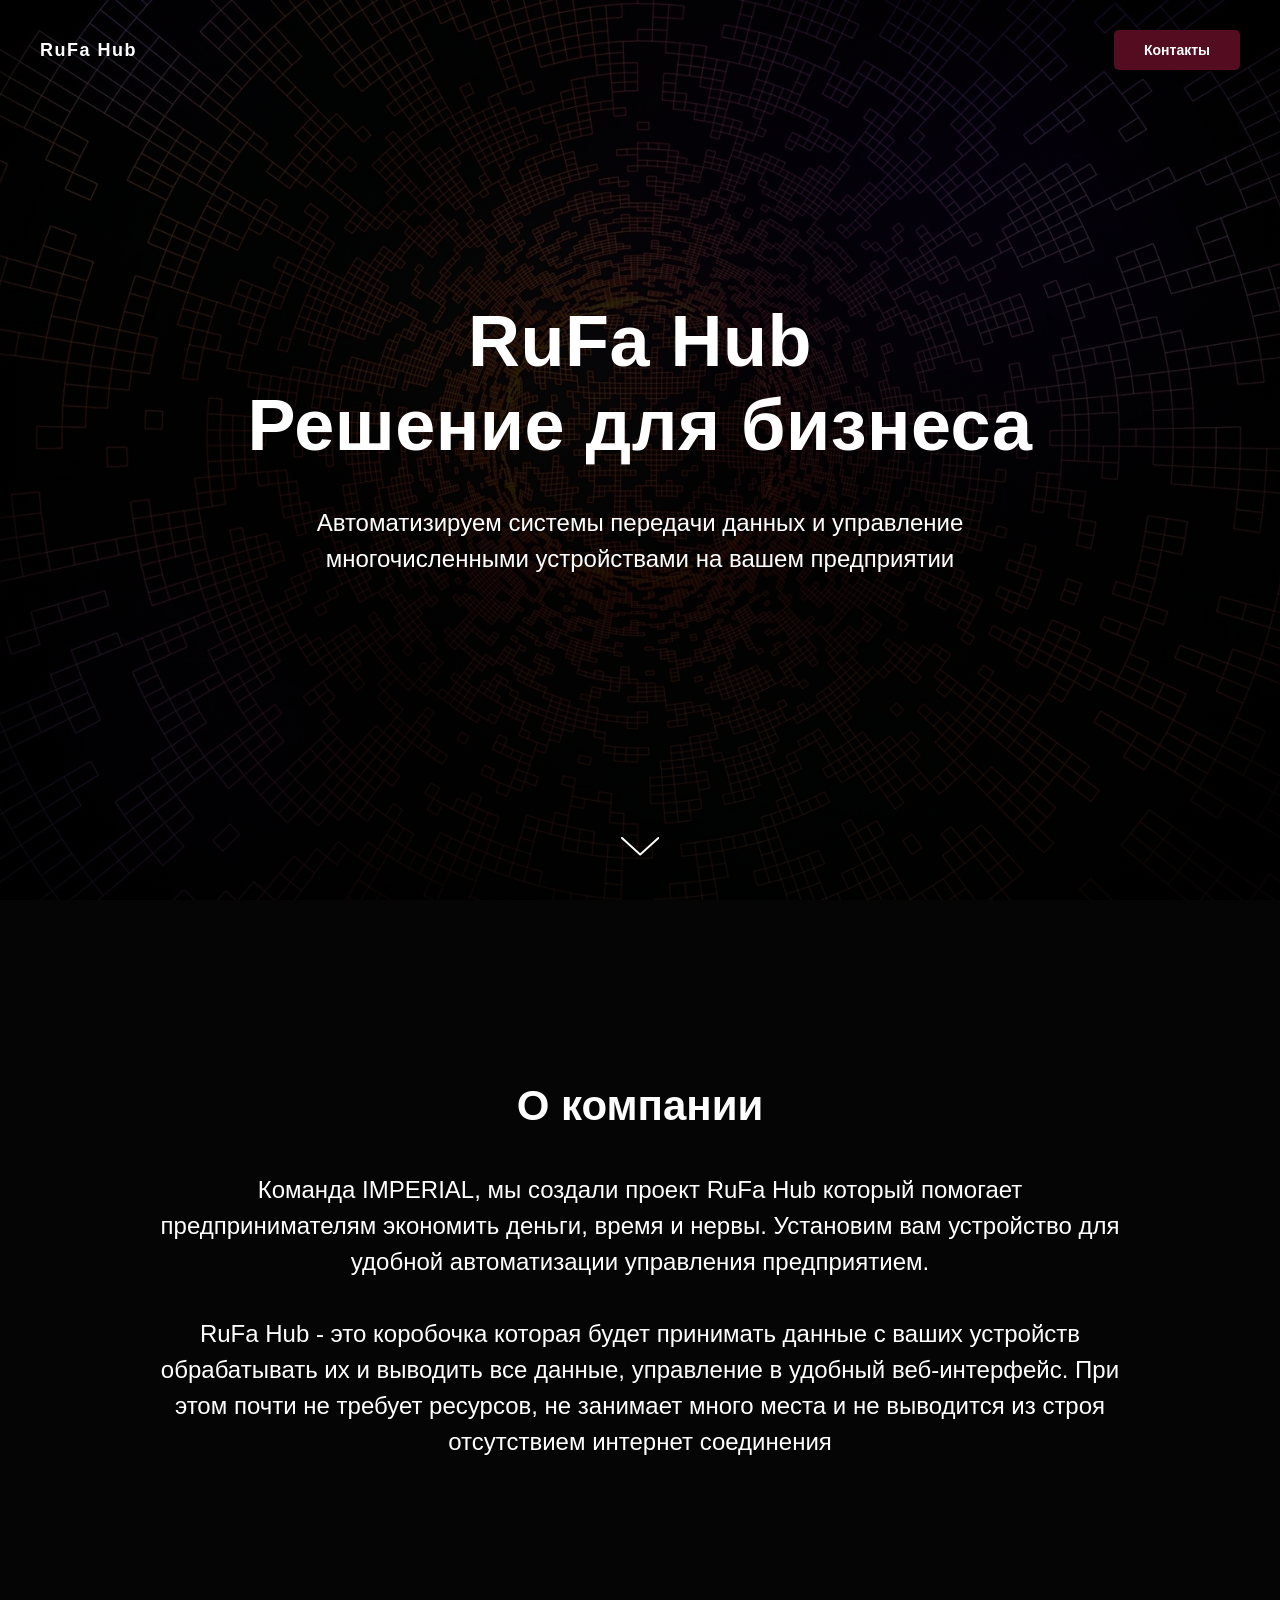
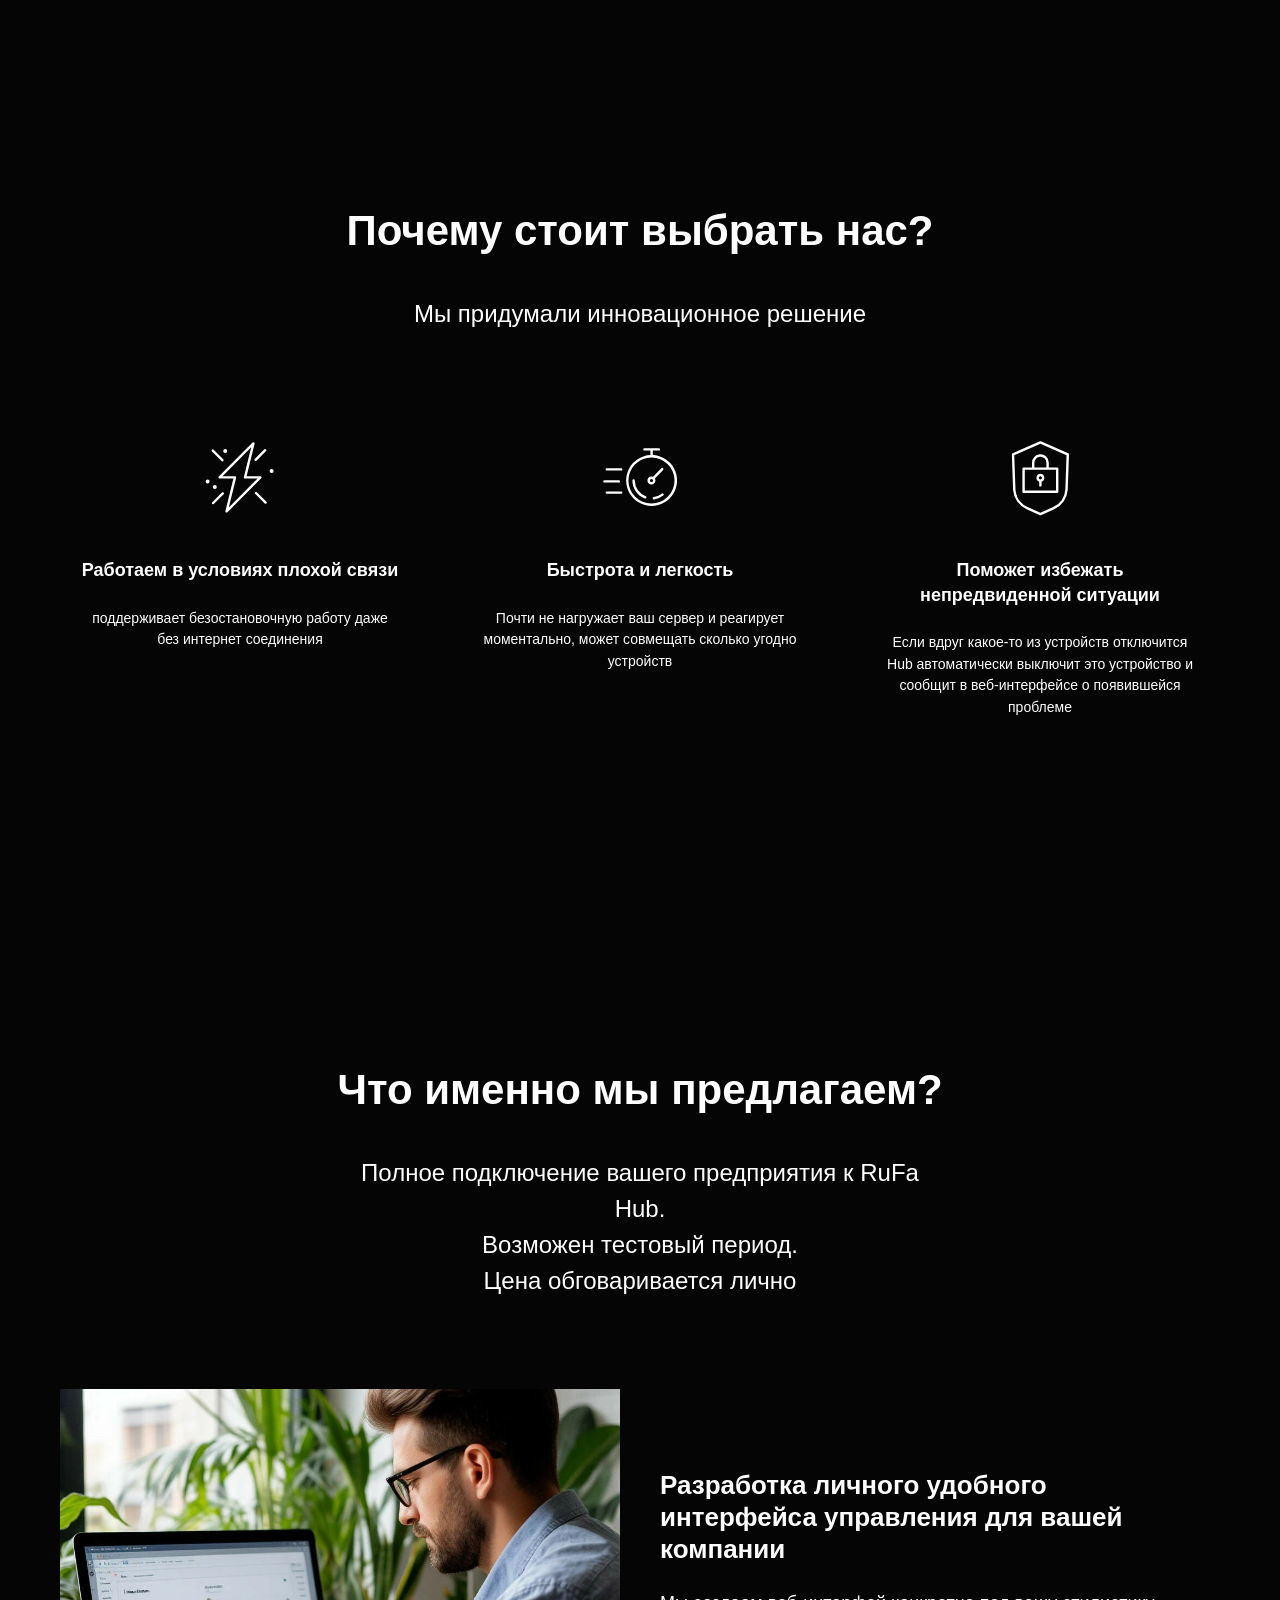
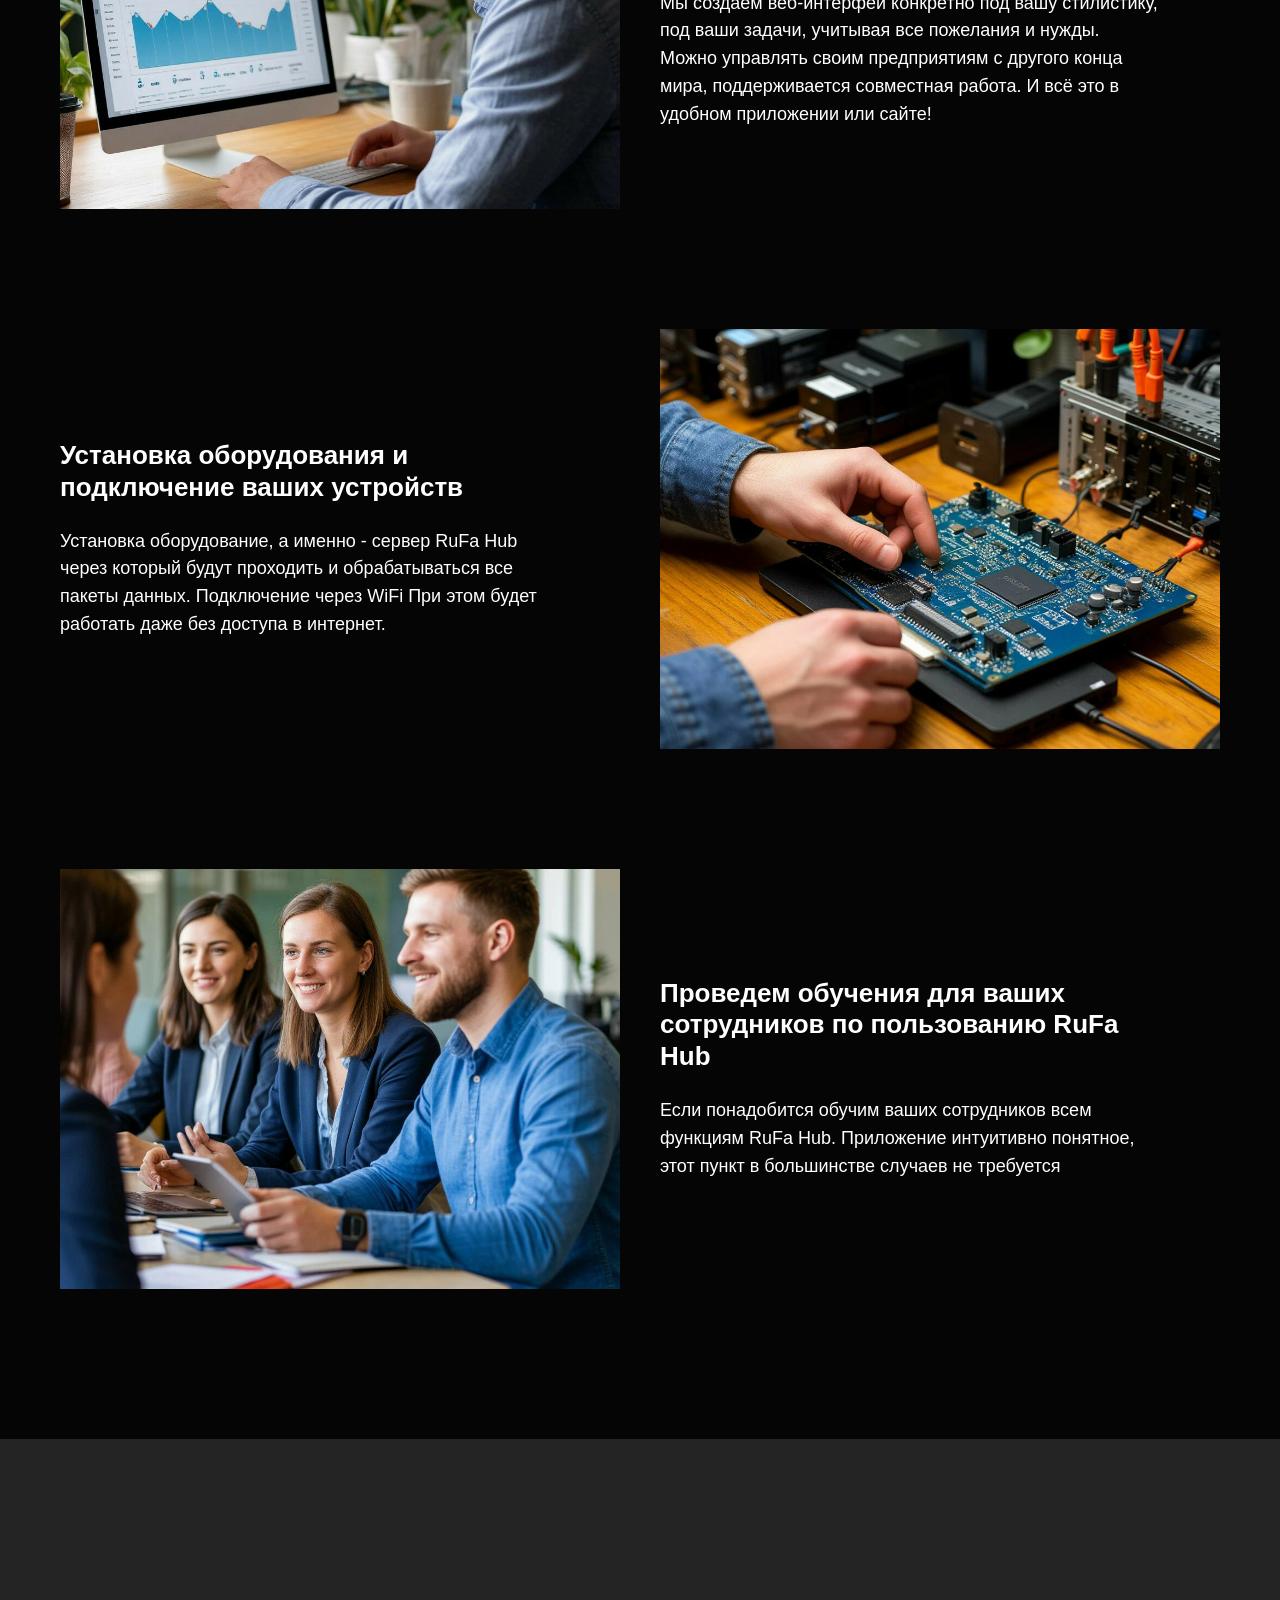
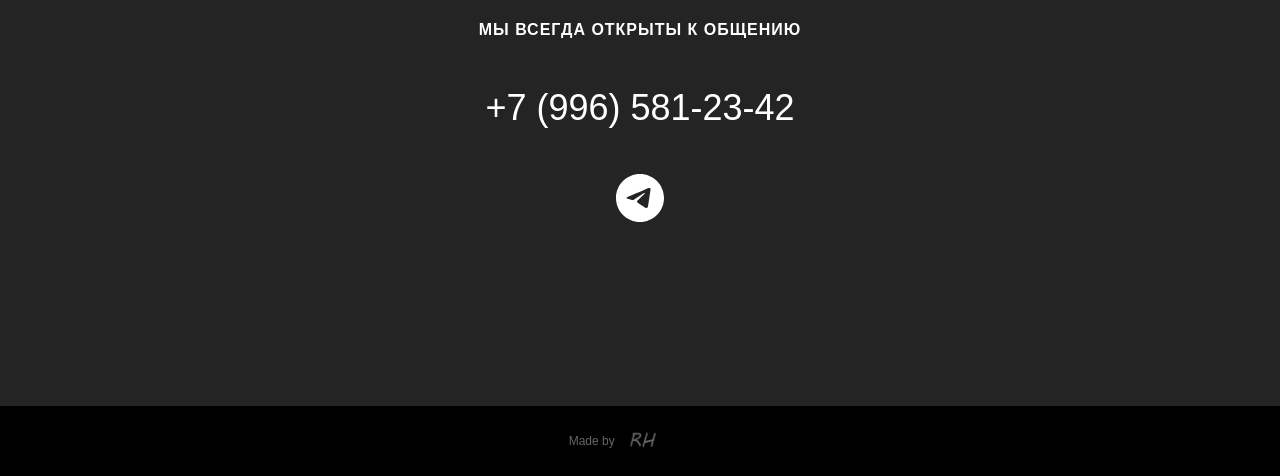
<file: index.html>
<!DOCTYPE html> <html> <head> <meta charset="utf-8" /> <meta http-equiv="Content-Type" content="text/html; charset=utf-8" /> <meta name="viewport" content="width=device-width, initial-scale=1.0" /> <!--metatextblock--> <title>RuFa Hub</title> <meta name="description" content="RuFa Hub" /> <meta property="og:url" content="http://dvrhjbfdklm.tilda.ws" /> <meta property="og:title" content="RuFa Hub" /> <meta property="og:description" content="Пример того, как можно рассказать о компании" /> <meta property="og:type" content="website" /> <meta property="og:image" content="images/tild3836-3633-4561-a666-643430313362__-__resize__504x__software-gb9ef25078_.jpg" /> <link rel="canonical" href="http://dvrhjbfdklm.tilda.ws"> <!--/metatextblock--> <meta name="format-detection" content="telephone=no" /> <meta http-equiv="x-dns-prefetch-control" content="on"> <link rel="dns-prefetch" href="https://ws.tildacdn.com">  <link rel="shortcut icon" href="images/tildafavicon.ico" type="image/x-icon" /> <!-- Assets --> <script src="https://neo.tildacdn.com/js/tilda-fallback-1.0.min.js" async charset="utf-8"></script> <link rel="stylesheet" href="css/tilda-grid-3.0.min.css" type="text/css" media="all" onerror="this.loaderr='y';"/> <link rel="stylesheet" href="css/tilda-blocks-page68066929.min.css?t=1746087575" type="text/css" media="all" onerror="this.loaderr='y';" /> <link rel="stylesheet" href="css/tilda-animation-2.0.min.css" type="text/css" media="all" onerror="this.loaderr='y';" /> <link rel="stylesheet" href="css/tilda-cover-1.0.min.css" type="text/css" media="all" onerror="this.loaderr='y';" /> <link rel="stylesheet" href="css/tilda-cards-1.0.min.css" type="text/css" media="all" onerror="this.loaderr='y';" /> <link rel="stylesheet" href="css/fonts-tildasans.css" type="text/css" media="all" onerror="this.loaderr='y';" /> <script nomodule src="js/tilda-polyfill-1.0.min.js" charset="utf-8"></script> <script type="text/javascript">function t_onReady(func) {if(document.readyState!='loading') {func();} else {document.addEventListener('DOMContentLoaded',func);}}
function t_onFuncLoad(funcName,okFunc,time) {if(typeof window[funcName]==='function') {okFunc();} else {setTimeout(function() {t_onFuncLoad(funcName,okFunc,time);},(time||100));}}function t_throttle(fn,threshhold,scope) {return function() {fn.apply(scope||this,arguments);};}</script> <script src="js/tilda-scripts-3.0.min.js" charset="utf-8" defer onerror="this.loaderr='y';"></script> <script src="js/tilda-blocks-page68066929.min.js?t=1746087575" charset="utf-8" async onerror="this.loaderr='y';"></script> <script src="js/lazyload-1.3.min.export.js" charset="utf-8" async onerror="this.loaderr='y';"></script> <script src="js/tilda-animation-2.0.min.js" charset="utf-8" async onerror="this.loaderr='y';"></script> <script src="js/tilda-menu-1.0.min.js" charset="utf-8" async onerror="this.loaderr='y';"></script> <script src="js/tilda-cover-1.0.min.js" charset="utf-8" async onerror="this.loaderr='y';"></script> <script src="js/tilda-cards-1.0.min.js" charset="utf-8" async onerror="this.loaderr='y';"></script> <script src="js/tilda-skiplink-1.0.min.js" charset="utf-8" async onerror="this.loaderr='y';"></script> <script src="js/tilda-events-1.0.min.js" charset="utf-8" async onerror="this.loaderr='y';"></script> <script type="text/javascript">window.dataLayer=window.dataLayer||[];</script> <script type="text/javascript">(function() {if((/bot|google|yandex|baidu|bing|msn|duckduckbot|teoma|slurp|crawler|spider|robot|crawling|facebook/i.test(navigator.userAgent))===false&&typeof(sessionStorage)!='undefined'&&sessionStorage.getItem('visited')!=='y'&&document.visibilityState){var style=document.createElement('style');style.type='text/css';style.innerHTML='@media screen and (min-width: 980px) {.t-records {opacity: 0;}.t-records_animated {-webkit-transition: opacity ease-in-out .2s;-moz-transition: opacity ease-in-out .2s;-o-transition: opacity ease-in-out .2s;transition: opacity ease-in-out .2s;}.t-records.t-records_visible {opacity: 1;}}';document.getElementsByTagName('head')[0].appendChild(style);function t_setvisRecs(){var alr=document.querySelectorAll('.t-records');Array.prototype.forEach.call(alr,function(el) {el.classList.add("t-records_animated");});setTimeout(function() {Array.prototype.forEach.call(alr,function(el) {el.classList.add("t-records_visible");});sessionStorage.setItem("visited","y");},400);}
document.addEventListener('DOMContentLoaded',t_setvisRecs);}})();</script></head> <body class="t-body" style="margin:0;"> <!--allrecords--> <div id="allrecords" data-tilda-export="yes" class="t-records" data-hook="blocks-collection-content-node" data-tilda-project-id="13129597" data-tilda-page-id="68066929" data-tilda-formskey="01997da2cccad32f312a5c9513129597" data-tilda-cookie="no" data-tilda-lazy="yes" data-tilda-root-zone="com"> <div id="rec998269716" class="r t-rec" style=" " data-animationappear="off" data-record-type="257"> <!-- T228 --> <div id="nav998269716marker"></div> <div class="tmenu-mobile"> <div class="tmenu-mobile__container"> <div class="tmenu-mobile__text t-name t-name_md" field="menu_mob_title">&nbsp;</div> <button type="button"
class="t-menuburger t-menuburger_first "
aria-label="Навигационное меню"
aria-expanded="false"> <span style="background-color:#fff;"></span> <span style="background-color:#fff;"></span> <span style="background-color:#fff;"></span> <span style="background-color:#fff;"></span> </button> <script>function t_menuburger_init(recid) {var rec=document.querySelector('#rec' + recid);if(!rec) return;var burger=rec.querySelector('.t-menuburger');if(!burger) return;var isSecondStyle=burger.classList.contains('t-menuburger_second');if(isSecondStyle&&!window.isMobile&&!('ontouchend' in document)) {burger.addEventListener('mouseenter',function() {if(burger.classList.contains('t-menuburger-opened')) return;burger.classList.remove('t-menuburger-unhovered');burger.classList.add('t-menuburger-hovered');});burger.addEventListener('mouseleave',function() {if(burger.classList.contains('t-menuburger-opened')) return;burger.classList.remove('t-menuburger-hovered');burger.classList.add('t-menuburger-unhovered');setTimeout(function() {burger.classList.remove('t-menuburger-unhovered');},300);});}
burger.addEventListener('click',function() {if(!burger.closest('.tmenu-mobile')&&!burger.closest('.t450__burger_container')&&!burger.closest('.t466__container')&&!burger.closest('.t204__burger')&&!burger.closest('.t199__js__menu-toggler')) {burger.classList.toggle('t-menuburger-opened');burger.classList.remove('t-menuburger-unhovered');}});var menu=rec.querySelector('[data-menu="yes"]');if(!menu) return;var menuLinks=menu.querySelectorAll('.t-menu__link-item');var submenuClassList=['t978__menu-link_hook','t978__tm-link','t966__tm-link','t794__tm-link','t-menusub__target-link'];Array.prototype.forEach.call(menuLinks,function(link) {link.addEventListener('click',function() {var isSubmenuHook=submenuClassList.some(function(submenuClass) {return link.classList.contains(submenuClass);});if(isSubmenuHook) return;burger.classList.remove('t-menuburger-opened');});});menu.addEventListener('clickedAnchorInTooltipMenu',function() {burger.classList.remove('t-menuburger-opened');});}
t_onReady(function() {t_onFuncLoad('t_menuburger_init',function(){t_menuburger_init('998269716');});});</script> <style>.t-menuburger{position:relative;flex-shrink:0;width:28px;height:20px;padding:0;border:none;background-color:transparent;outline:none;-webkit-transform:rotate(0deg);transform:rotate(0deg);transition:transform .5s ease-in-out;cursor:pointer;z-index:999;}.t-menuburger span{display:block;position:absolute;width:100%;opacity:1;left:0;-webkit-transform:rotate(0deg);transform:rotate(0deg);transition:.25s ease-in-out;height:3px;background-color:#000;}.t-menuburger span:nth-child(1){top:0px;}.t-menuburger span:nth-child(2),.t-menuburger span:nth-child(3){top:8px;}.t-menuburger span:nth-child(4){top:16px;}.t-menuburger__big{width:42px;height:32px;}.t-menuburger__big span{height:5px;}.t-menuburger__big span:nth-child(2),.t-menuburger__big span:nth-child(3){top:13px;}.t-menuburger__big span:nth-child(4){top:26px;}.t-menuburger__small{width:22px;height:14px;}.t-menuburger__small span{height:2px;}.t-menuburger__small span:nth-child(2),.t-menuburger__small span:nth-child(3){top:6px;}.t-menuburger__small span:nth-child(4){top:12px;}.t-menuburger-opened span:nth-child(1){top:8px;width:0%;left:50%;}.t-menuburger-opened span:nth-child(2){-webkit-transform:rotate(45deg);transform:rotate(45deg);}.t-menuburger-opened span:nth-child(3){-webkit-transform:rotate(-45deg);transform:rotate(-45deg);}.t-menuburger-opened span:nth-child(4){top:8px;width:0%;left:50%;}.t-menuburger-opened.t-menuburger__big span:nth-child(1){top:6px;}.t-menuburger-opened.t-menuburger__big span:nth-child(4){top:18px;}.t-menuburger-opened.t-menuburger__small span:nth-child(1),.t-menuburger-opened.t-menuburger__small span:nth-child(4){top:6px;}@media (hover),(min-width:0\0){.t-menuburger_first:hover span:nth-child(1){transform:translateY(1px);}.t-menuburger_first:hover span:nth-child(4){transform:translateY(-1px);}.t-menuburger_first.t-menuburger__big:hover span:nth-child(1){transform:translateY(3px);}.t-menuburger_first.t-menuburger__big:hover span:nth-child(4){transform:translateY(-3px);}}.t-menuburger_second span:nth-child(2),.t-menuburger_second span:nth-child(3){width:80%;left:20%;right:0;}@media (hover),(min-width:0\0){.t-menuburger_second.t-menuburger-hovered span:nth-child(2),.t-menuburger_second.t-menuburger-hovered span:nth-child(3){animation:t-menuburger-anim 0.3s ease-out normal forwards;}.t-menuburger_second.t-menuburger-unhovered span:nth-child(2),.t-menuburger_second.t-menuburger-unhovered span:nth-child(3){animation:t-menuburger-anim2 0.3s ease-out normal forwards;}}.t-menuburger_second.t-menuburger-opened span:nth-child(2),.t-menuburger_second.t-menuburger-opened span:nth-child(3){left:0;right:0;width:100%!important;}.t-menuburger_third span:nth-child(4){width:70%;left:unset;right:0;}@media (hover),(min-width:0\0){.t-menuburger_third:not(.t-menuburger-opened):hover span:nth-child(4){width:100%;}}.t-menuburger_third.t-menuburger-opened span:nth-child(4){width:0!important;right:50%;}.t-menuburger_fourth{height:12px;}.t-menuburger_fourth.t-menuburger__small{height:8px;}.t-menuburger_fourth.t-menuburger__big{height:18px;}.t-menuburger_fourth span:nth-child(2),.t-menuburger_fourth span:nth-child(3){top:4px;opacity:0;}.t-menuburger_fourth span:nth-child(4){top:8px;}.t-menuburger_fourth.t-menuburger__small span:nth-child(2),.t-menuburger_fourth.t-menuburger__small span:nth-child(3){top:3px;}.t-menuburger_fourth.t-menuburger__small span:nth-child(4){top:6px;}.t-menuburger_fourth.t-menuburger__small span:nth-child(2),.t-menuburger_fourth.t-menuburger__small span:nth-child(3){top:3px;}.t-menuburger_fourth.t-menuburger__small span:nth-child(4){top:6px;}.t-menuburger_fourth.t-menuburger__big span:nth-child(2),.t-menuburger_fourth.t-menuburger__big span:nth-child(3){top:6px;}.t-menuburger_fourth.t-menuburger__big span:nth-child(4){top:12px;}@media (hover),(min-width:0\0){.t-menuburger_fourth:not(.t-menuburger-opened):hover span:nth-child(1){transform:translateY(1px);}.t-menuburger_fourth:not(.t-menuburger-opened):hover span:nth-child(4){transform:translateY(-1px);}.t-menuburger_fourth.t-menuburger__big:not(.t-menuburger-opened):hover span:nth-child(1){transform:translateY(3px);}.t-menuburger_fourth.t-menuburger__big:not(.t-menuburger-opened):hover span:nth-child(4){transform:translateY(-3px);}}.t-menuburger_fourth.t-menuburger-opened span:nth-child(1),.t-menuburger_fourth.t-menuburger-opened span:nth-child(4){top:4px;}.t-menuburger_fourth.t-menuburger-opened span:nth-child(2),.t-menuburger_fourth.t-menuburger-opened span:nth-child(3){opacity:1;}@keyframes t-menuburger-anim{0%{width:80%;left:20%;right:0;}50%{width:100%;left:0;right:0;}100%{width:80%;left:0;right:20%;}}@keyframes t-menuburger-anim2{0%{width:80%;left:0;}50%{width:100%;right:0;left:0;}100%{width:80%;left:20%;right:0;}}</style> </div> </div> <style>.tmenu-mobile{background-color:#111;display:none;width:100%;top:0;z-index:990;}.tmenu-mobile_positionfixed{position:fixed;}.tmenu-mobile__text{color:#fff;}.tmenu-mobile__container{min-height:64px;padding:20px;position:relative;box-sizing:border-box;display:-webkit-flex;display:-ms-flexbox;display:flex;-webkit-align-items:center;-ms-flex-align:center;align-items:center;-webkit-justify-content:space-between;-ms-flex-pack:justify;justify-content:space-between;}.tmenu-mobile__list{display:block;}.tmenu-mobile__burgerlogo{display:inline-block;font-size:24px;font-weight:400;white-space:nowrap;vertical-align:middle;}.tmenu-mobile__imglogo{height:auto;display:block;max-width:300px!important;box-sizing:border-box;padding:0;margin:0 auto;}@media screen and (max-width:980px){.tmenu-mobile__menucontent_hidden{display:none;height:100%;}.tmenu-mobile{display:block;}}@media screen and (max-width:980px){#rec998269716 .t-menuburger{-webkit-order:1;-ms-flex-order:1;order:1;}}</style> <style> #rec998269716 .tmenu-mobile__burgerlogo a{font-size:18px;color:#ffffff;font-weight:700;letter-spacing:1.5px;}</style> <style> #rec998269716 .tmenu-mobile__burgerlogo__title{font-size:18px;color:#ffffff;font-weight:700;letter-spacing:1.5px;}</style> <div id="nav998269716" class="t228 t228__positionabsolute tmenu-mobile__menucontent_hidden" style="background-color: rgba(0,0,0,0.0); height:100px; " data-bgcolor-hex="#000000" data-bgcolor-rgba="rgba(0,0,0,0.0)" data-navmarker="nav998269716marker" data-appearoffset="" data-bgopacity-two="" data-menushadow="" data-menushadow-css="" data-bgopacity="0.0" data-menu-items-align="right" data-menu="yes"> <div class="t228__maincontainer " style="height:100px;"> <div class="t228__padding40px"></div> <div class="t228__leftside"> <div class="t228__leftcontainer"> <div class="t228__logo t-title" field="title">RuFa Hub</div> </div> </div> <div class="t228__centerside t228__menualign_right"> </div> <div class="t228__rightside"> <div class="t228__rightcontainer"> <div class="t228__right_buttons"> <div class="t228__right_buttons_wrap"> <div class="t228__right_buttons_but"> <a href="#rec998269761" target="" class="t-btn t-btn_md " style="color:#ffffff;background-color:#540d20;border-radius:5px; -moz-border-radius:5px; -webkit-border-radius:5px;" data-buttonfieldset="button">
Контакты
</a> </div> </div> </div> </div> </div> <div class="t228__padding40px"></div> </div> </div> <style>@media screen and (max-width:980px){#rec998269716 .t228{position:static;}}</style> <script>window.addEventListener('resize',t_throttle(function() {t_onFuncLoad('t_menu__setBGcolor',function() {t_menu__setBGcolor('998269716','.t228');});}));t_onReady(function() {t_onFuncLoad('t_menu__highlightActiveLinks',function() {t_menu__highlightActiveLinks('.t228__list_item a');});t_onFuncLoad('t228__init',function() {t228__init('998269716');});t_onFuncLoad('t_menu__setBGcolor',function() {t_menu__setBGcolor('998269716','.t228');});t_onFuncLoad('t_menu__interactFromKeyboard',function() {t_menu__interactFromKeyboard('998269716');});t_onFuncLoad('t_menu__createMobileMenu',function() {t_menu__createMobileMenu('998269716','.t228');});});</script> <!--[if IE 8]> <style>#rec998269716 .t228{filter:progid:DXImageTransform.Microsoft.gradient(startColorStr='#D9000000',endColorstr='#D9000000');}</style> <![endif]--> <style>@media (hover:hover),(min-width:0\0) {#rec998269716 .t-btn:not(.t-animate_no-hover):hover {color:#ff4c7c !important;background-color:#ffffff !important;}#rec998269716 .t-btn:not(.t-animate_no-hover):focus-visible {color:#ff4c7c !important;background-color:#ffffff !important;}#rec998269716 .t-btn:not(.t-animate_no-hover) {transition-property:background-color,color,border-color,box-shadow;transition-duration:0.2s;transition-timing-function:ease-in-out;}#rec998269716 .t-btntext:not(.t-animate_no-hover):hover {color:#ff4c7c !important;}#rec998269716 .t-btntext:not(.t-animate_no-hover):focus-visible {color:#ff4c7c !important;}}</style> <style>#rec998269716 .t-menu__link-item{}@supports (overflow:-webkit-marquee) and (justify-content:inherit){#rec998269716 .t-menu__link-item,#rec998269716 .t-menu__link-item.t-active{opacity:1 !important;}}</style> <style> #rec998269716 .t228__leftcontainer a{font-size:18px;color:#ffffff;font-weight:700;letter-spacing:1.5px;}#rec998269716 a.t-menu__link-item{color:#ffffff;font-weight:600;}#rec998269716 .t228__right_langs_lang a{color:#ffffff;font-weight:600;}</style> <style> #rec998269716 .t228__logo{font-size:18px;color:#ffffff;font-weight:700;letter-spacing:1.5px;}</style> </div> <div id="rec998269721" class="r t-rec" style=" " data-animationappear="off" data-record-type="18"> <!-- cover --> <div class="t-cover" id="recorddiv998269721"bgimgfield="img"style="height:100vh;background-image:url('images/tild3836-3633-4561-a666-643430313362__-__resize__20x__software-gb9ef25078_.jpg');"> <div class="t-cover__carrier" id="coverCarry998269721"data-content-cover-id="998269721"data-content-cover-bg="images/tild3836-3633-4561-a666-643430313362__software-gb9ef25078_.jpg"data-display-changed="true"data-content-cover-height="100vh"data-content-cover-parallax=""data-content-use-image-for-mobile-cover=""style="height:100vh;background-attachment:scroll; background-position:center bottom;"itemscope itemtype="http://schema.org/ImageObject"><meta itemprop="image" content="images/tild3836-3633-4561-a666-643430313362__software-gb9ef25078_.jpg"></div> <div class="t-cover__filter" style="height:100vh;background-image: -moz-linear-gradient(top, rgba(0,0,0,0.80), rgba(0,0,0,0.90));background-image: -webkit-linear-gradient(top, rgba(0,0,0,0.80), rgba(0,0,0,0.90));background-image: -o-linear-gradient(top, rgba(0,0,0,0.80), rgba(0,0,0,0.90));background-image: -ms-linear-gradient(top, rgba(0,0,0,0.80), rgba(0,0,0,0.90));background-image: linear-gradient(top, rgba(0,0,0,0.80), rgba(0,0,0,0.90));filter: progid:DXImageTransform.Microsoft.gradient(startColorStr='#33000000', endColorstr='#19000000');"></div> <div class="t-container"> <div class="t-col t-col_12 "> <div class="t-cover__wrapper t-valign_middle" style="height:100vh;"> <div class="t001 t-align_center"> <div class="t001__wrapper" data-hook-content="covercontent"> <div class="t001__title t-title t-title_xl t-animate" data-animate-style="fadeinup" data-animate-group="yes" field="title">RuFa Hub<br />Решение для бизнеса</div> <div class="t001__descr t-descr t-descr_xl t001__descr_center t-animate" data-animate-style="fadeinup" data-animate-group="yes" field="descr">Автоматизируем системы передачи данных и управление многочисленными устройствами на вашем предприятии</div> <span class="space"></span> </div> </div> </div> </div> </div> <!-- arrow --> <div class="t-cover__arrow"><div class="t-cover__arrow-wrapper t-cover__arrow-wrapper_animated"><div class="t-cover__arrow_mobile"><svg role="presentation" class="t-cover__arrow-svg" style="fill:#ffffff;" x="0px" y="0px" width="38.417px" height="18.592px" viewBox="0 0 38.417 18.592" style="enable-background:new 0 0 38.417 18.592;"><g><path d="M19.208,18.592c-0.241,0-0.483-0.087-0.673-0.261L0.327,1.74c-0.408-0.372-0.438-1.004-0.066-1.413c0.372-0.409,1.004-0.439,1.413-0.066L19.208,16.24L36.743,0.261c0.411-0.372,1.042-0.342,1.413,0.066c0.372,0.408,0.343,1.041-0.065,1.413L19.881,18.332C19.691,18.505,19.449,18.592,19.208,18.592z"/></g></svg></div></div></div> <!-- arrow --> </div> <style> #rec998269721 .t001__uptitle{text-transform:uppercase;}#rec998269721 .t001__descr{opacity:1;}</style> </div> <div id="rec998269731" class="r t-rec t-rec_pt_180 t-rec_pb_180" style="padding-top:180px;padding-bottom:180px;background-color:#060505; " data-record-type="467" data-bg-color="#060505"> <!-- T467 --> <div class="t467"> <div class="t-container t-align_center"> <div class="t-col t-col_10 t-prefix_1"> <div class="t467__title t-title t-title_lg t-margin_auto" field="title">О компании</div> <div class="t467__descr t-descr t-descr_xl t-margin_auto" field="descr">Команда IMPERIAL, мы создали проект RuFa Hub который помогает предпринимателям экономить деньги, время и нервы. Установим вам устройство для удобной автоматизации управления предприятием.<br /><br />RuFa Hub - это коробочка которая будет принимать данные с ваших устройств обрабатывать их и выводить все данные, управление в удобный веб-интерфейс. При этом почти не требует ресурсов, не занимает много места и не выводится из строя отсутствием интернет соединения</div> </div> </div> </div> <style> #rec998269731 .t467__title{color:#ffffff;}@media screen and (min-width:900px){#rec998269731 .t467__title{font-size:42px;}}#rec998269731 .t467__descr{color:#ffffff;}</style> </div> <div id="rec998269736" class="r t-rec t-rec_pt_165 t-rec_pb_195" style="padding-top:165px;padding-bottom:195px;background-color:#060505; " data-record-type="490" data-bg-color="#060505"> <!-- t490 --> <div class="t490"> <div class="t-section__container t-container t-container_flex"> <div class="t-col t-col_12 "> <div
class="t-section__title t-title t-title_xs t-align_center t-margin_auto"
field="btitle">
Почему стоит выбрать нас?
</div> <div
class="t-section__descr t-descr t-descr_xl t-align_center t-margin_auto"
field="bdescr">
Мы придумали инновационное решение
</div> </div> </div> <style>.t-section__descr {max-width:560px;}#rec998269736 .t-section__title {margin-bottom:40px;}#rec998269736 .t-section__descr {margin-bottom:105px;}@media screen and (max-width:960px) {#rec998269736 .t-section__title {margin-bottom:20px;}#rec998269736 .t-section__descr {margin-bottom:45px;}}</style> <style> #rec998269736 .t-section__title{color:#ffffff;}#rec998269736 .t-section__descr{color:#ffffff;}</style> <div
class="t490__container t-container_flex t-card__container t-container"> <div class="t-card__col t-card__col_withoutbtn t490__col t-col t-col_4 t-align_center t-item"> <img class="t490__img t-img"
src="images/lib__icons__tilda__-__paint__ffffff--1-0-100__lightning_effective.svg"
imgfield="li_img__1476968690512"
style="width:80px;"
alt=""> <div class="t490__wrappercenter"> <div class="t-card__title t-name t-name_sm" field="li_title__1476968690512">
Работаем в условиях плохой связи
</div> <div class="t-card__descr t-descr t-descr_xxs" field="li_descr__1476968690512">
поддерживает безостановочную работу даже без интернет соединения
</div> <style> #rec998269736 .t-card__title{color:#ffffff;}#rec998269736 .t-card__descr{color:#ffffff;}</style> </div> </div> <div class="t-card__col t-card__col_withoutbtn t490__col t-col t-col_4 t-align_center t-item"> <img class="t490__img t-img"
src="images/lib__icons__tilda__-__paint__ffffff--1-0-100__speed_time_fast.svg"
imgfield="li_img__1476968700508"
style="width:80px;"
alt=""> <div class="t490__wrappercenter"> <div class="t-card__title t-name t-name_sm" field="li_title__1476968700508">
Быстрота и легкость
</div> <div class="t-card__descr t-descr t-descr_xxs" field="li_descr__1476968700508">
Почти не нагружает ваш сервер и реагирует моментально, может совмещать сколько угодно устройств
</div> <style> #rec998269736 .t-card__title{color:#ffffff;}#rec998269736 .t-card__descr{color:#ffffff;}</style> </div> </div> <div class="t-card__col t-card__col_withoutbtn t490__col t-col t-col_4 t-align_center t-item"> <img class="t490__img t-img"
src="images/lib__icons__tilda__-__paint__ffffff--1-0-100__safe_safety.svg"
imgfield="li_img__1476968722790"
style="width:80px;"
alt=""> <div class="t490__wrappercenter"> <div class="t-card__title t-name t-name_sm" field="li_title__1476968722790">
Поможет избежать непредвиденной ситуации
</div> <div class="t-card__descr t-descr t-descr_xxs" field="li_descr__1476968722790">
Если вдруг какое-то из устройств отключится  Hub автоматически выключит это устройство и сообщит в веб-интерфейсе о появившейся проблеме
</div> <style> #rec998269736 .t-card__title{color:#ffffff;}#rec998269736 .t-card__descr{color:#ffffff;}</style> </div> </div> </div> </div> <script>t_onReady(function() {t_onFuncLoad('t490_init',function() {t490_init('998269736');});});</script> </div> <div id="rec998269746" class="r t-rec t-rec_pt_150 t-rec_pb_150" style="padding-top:150px;padding-bottom:150px;background-color:#060505; " data-animationappear="off" data-record-type="843" data-bg-color="#060505"> <!-- t843 --> <div class="t843"> <div class="t-section__container t-container t-container_flex"> <div class="t-col t-col_12 "> <div
class="t-section__title t-title t-title_xs t-align_center t-margin_auto"
field="btitle">
Что именно мы предлагаем?
</div> <div
class="t-section__descr t-descr t-descr_xl t-align_center t-margin_auto"
field="bdescr">
Полное подключение вашего предприятия к RuFa Hub.<br />Возможен тестовый период.<br />Цена обговаривается лично
</div> </div> </div> <style>.t-section__descr {max-width:560px;}#rec998269746 .t-section__title {margin-bottom:40px;}#rec998269746 .t-section__descr {margin-bottom:90px;}@media screen and (max-width:960px) {#rec998269746 .t-section__title {margin-bottom:20px;}#rec998269746 .t-section__descr {margin-bottom:45px;}}</style> <style> #rec998269746 .t-section__title{color:#ffffff;}#rec998269746 .t-section__descr{color:#ffffff;}</style> <div class="t-card__container t-container"> <div class="t843__colwrapper t-col t-col_12 "> <div class="t-item"> <div class="t843__col t-col t-col_6 t843__mobileimg"> <div class="t843__blockimg t-bgimg"
bgimgfield="li_img__1679642164930" data-original="images/tild3739-3862-4638-b265-363532363031__56634e2c266411f0be91.jpg" data-image-width="600" data-image-height="450"
style="background-image:url('images/tild3739-3862-4638-b265-363532363031__-__resizeb__20x__56634e2c266411f0be91.jpg');"
itemscope itemtype="http://schema.org/ImageObject"> <meta itemprop="image" content="images/tild3739-3862-4638-b265-363532363031__56634e2c266411f0be91.jpg"> </div> </div> <div class="t843__col t-col t-col_6 t843__leftcol t843__desktopimg"> <div class="t843__imgwrapper" style="max-width:600px;"> <div class="t843__blockimg t-bgimg" data-original="images/tild3739-3862-4638-b265-363532363031__56634e2c266411f0be91.jpg"
bgimgfield="li_img__1679642164930" data-image-width="600" data-image-height="450"
style="background-image:url('images/tild3739-3862-4638-b265-363532363031__-__resizeb__20x__56634e2c266411f0be91.jpg');"
itemscope itemtype="http://schema.org/ImageObject"> <meta itemprop="image" content="images/tild3739-3862-4638-b265-363532363031__56634e2c266411f0be91.jpg"> </div> </div> </div> <div class="t843__col t-col t-col_6 t843__rightcol"> <div class="t843__textwrapper t-align_left" style="max-width:500px;"> <div class="t843__content t-valign_middle"> <div class="t843__box"> <div
class="t-card__title t-heading t-heading_xs"
id="cardtitle1_998269746"
field="li_title__1679642164930">
Разработка личного удобного интерфейса управления для вашей компании
</div> <div class="t-card__descr t-descr t-descr_sm" field="li_descr__1679642164930">
Мы создаем веб-интерфей конкретно под вашу стилистику, под ваши задачи, учитывая все пожелания и нужды. Можно управлять своим предприятиям с другого конца мира, поддерживается совместная работа. И всё это в удобном приложении или сайте!
</div> </div> </div> </div> </div> </div> <div class="t843__separator t-clear" style=""></div> <div class="t-item"> <div class="t843__col t-col t-col_6 t843__mobileimg"> <div class="t843__blockimg t-bgimg"
bgimgfield="li_img__1679642164931" data-original="images/tild3839-6363-4031-b162-313136396238__7f74b63d266411f0b08d.jpg" data-image-width="600" data-image-height="450"
style="background-image:url('images/tild3839-6363-4031-b162-313136396238__-__resizeb__20x__7f74b63d266411f0b08d.jpg');"
itemscope itemtype="http://schema.org/ImageObject"> <meta itemprop="image" content="images/tild3839-6363-4031-b162-313136396238__7f74b63d266411f0b08d.jpg"> </div> </div> <div class="t843__col t-col t-col_6 t843__leftcol"> <div class="t843__textwrapper t-align_left" style="max-width:500px;"> <div class="t843__content t-valign_middle"> <div class="t843__box"> <div
class="t-card__title t-heading t-heading_xs"
id="cardtitle2_998269746"
field="li_title__1679642164931">
Установка оборудования и подключение ваших устройств
</div> <div class="t-card__descr t-descr t-descr_sm" field="li_descr__1679642164931">
Установка оборудование, а именно - сервер RuFa Hub через который будут проходить и обрабатываться все пакеты данных. Подключение через WiFi При этом будет работать даже без доступа в интернет.
</div> </div> </div> </div> </div> <div class="t843__col t-col t-col_6 t843__rightcol t843__desktopimg"> <div class="t843__imgwrapper" style="max-width:600px;"> <div class="t843__blockimg t-bgimg"
bgimgfield="li_img__1679642164931" data-original="images/tild3839-6363-4031-b162-313136396238__7f74b63d266411f0b08d.jpg" data-image-width="600" data-image-height="450"
style="background-image:url('images/tild3839-6363-4031-b162-313136396238__-__resizeb__20x__7f74b63d266411f0b08d.jpg');"
itemscope itemtype="http://schema.org/ImageObject"> <meta itemprop="image" content="images/tild3839-6363-4031-b162-313136396238__7f74b63d266411f0b08d.jpg"> </div> </div> </div> </div> <div class="t843__separator t-clear" style=""></div> <div class="t-item"> <div class="t843__col t-col t-col_6 t843__mobileimg"> <div class="t843__blockimg t-bgimg"
bgimgfield="li_img__2168642164932" data-original="images/tild3932-6135-4465-b565-663165323139__c51b4c1c266411f0a486.jpg" data-image-width="600" data-image-height="450"
style="background-image:url('images/tild3932-6135-4465-b565-663165323139__-__resizeb__20x__c51b4c1c266411f0a486.jpg');"
itemscope itemtype="http://schema.org/ImageObject"> <meta itemprop="image" content="images/tild3932-6135-4465-b565-663165323139__c51b4c1c266411f0a486.jpg"> </div> </div> <div class="t843__col t-col t-col_6 t843__leftcol t843__desktopimg"> <div class="t843__imgwrapper" style="max-width:600px;"> <div class="t843__blockimg t-bgimg" data-original="images/tild3932-6135-4465-b565-663165323139__c51b4c1c266411f0a486.jpg"
bgimgfield="li_img__2168642164932" data-image-width="600" data-image-height="450"
style="background-image:url('images/tild3932-6135-4465-b565-663165323139__-__resizeb__20x__c51b4c1c266411f0a486.jpg');"
itemscope itemtype="http://schema.org/ImageObject"> <meta itemprop="image" content="images/tild3932-6135-4465-b565-663165323139__c51b4c1c266411f0a486.jpg"> </div> </div> </div> <div class="t843__col t-col t-col_6 t843__rightcol"> <div class="t843__textwrapper t-align_left" style="max-width:500px;"> <div class="t843__content t-valign_middle"> <div class="t843__box"> <div
class="t-card__title t-heading t-heading_xs"
id="cardtitle3_998269746"
field="li_title__2168642164932">
Проведем обучения для ваших сотрудников по пользованию RuFa Hub
</div> <div class="t-card__descr t-descr t-descr_sm" field="li_descr__2168642164932">
Если понадобится обучим ваших сотрудников всем функциям RuFa Hub. Приложение интуитивно понятное, этот пункт в большинстве случаев не требуется
</div> </div> </div> </div> </div> </div> </div> </div> </div> <script type="text/javascript">t_onReady(function() {t_onFuncLoad('t843_init',function() {t843_init('998269746');});});</script> <style> #rec998269746 .t-card__title{color:#ffffff;}#rec998269746 .t-card__descr{color:#ffffff;}</style> </div> <div id="rec998269761" class="r t-rec t-rec_pt_180 t-rec_pb_180" style="padding-top:180px;padding-bottom:180px;background-color:#242424; " data-record-type="551" data-bg-color="#242424"> <!-- t551--> <div class="t551"> <div class="t-container"> <div class="t-col t-col_6 t-prefix_3 t-align_center"> <div class="t551__title t-name t-name_xs" field="title" data-animate-order="1">МЫ ВСЕГДА ОТКРЫТЫ К ОБЩЕНИЮ<br /></div> <div class="t551__contacts t-title t-title_xxs" field="text" data-animate-order="2" data-animate-delay="0.3">+7 (996) 581-23-42</div> <div class="t-sociallinks"> <ul role="list" class="t-sociallinks__wrapper" aria-label="Social media links"> <!-- new soclinks --><li class="t-sociallinks__item t-sociallinks__item_telegram"><a href="https://t.me/dmippl" target="_blank" rel="nofollow" aria-label="dmippl" title="dmippl" style="width: 48px; height: 48px;"><svg class="t-sociallinks__svg" role="presentation" width=48px height=48px viewBox="0 0 100 100" fill="none"
xmlns="http://www.w3.org/2000/svg"> <path fill-rule="evenodd" clip-rule="evenodd"
d="M50 100c27.614 0 50-22.386 50-50S77.614 0 50 0 0 22.386 0 50s22.386 50 50 50Zm21.977-68.056c.386-4.38-4.24-2.576-4.24-2.576-3.415 1.414-6.937 2.85-10.497 4.302-11.04 4.503-22.444 9.155-32.159 13.734-5.268 1.932-2.184 3.864-2.184 3.864l8.351 2.577c3.855 1.16 5.91-.129 5.91-.129l17.988-12.238c6.424-4.38 4.882-.773 3.34.773l-13.49 12.882c-2.056 1.804-1.028 3.35-.129 4.123 2.55 2.249 8.82 6.364 11.557 8.16.712.467 1.185.778 1.292.858.642.515 4.111 2.834 6.424 2.319 2.313-.516 2.57-3.479 2.57-3.479l3.083-20.226c.462-3.511.993-6.886 1.417-9.582.4-2.546.705-4.485.767-5.362Z"
fill="#ffffff" /> </svg></a></li><!-- /new soclinks --> </ul> </div> </div> </div> </div> <style> #rec998269761 .t551__title{color:#ffffff;letter-spacing:1px;}#rec998269761 .t551__contacts{color:#ffffff;font-weight:300;}</style> </div> </div> <!--/allrecords--> <!-- Tilda copyright. Don't remove this line --><div class="t-tildalabel " id="tildacopy" data-tilda-sign="13129597#68066929"><div class="t-tildalabel__wrapper"><div class="t-tildalabel__txtleft">Made by </div><div class="t-tildalabel__wrapimg"><img src="images/tildacopy.png" class="t-tildalabel__img" fetchpriority="low" alt=""></div><div class="t-tildalabel__txtright"></div></div></a></div> <!-- Stat --> <script type="text/javascript">if(!window.mainTracker) {window.mainTracker='tilda';}
window.tildastatcookie='no';setTimeout(function(){(function(d,w,k,o,g) {var n=d.getElementsByTagName(o)[0],s=d.createElement(o),f=function(){n.parentNode.insertBefore(s,n);};s.type="text/javascript";s.async=true;s.key=k;s.id="tildastatscript";s.src=g;if(w.opera=="[object Opera]") {d.addEventListener("DOMContentLoaded",f,false);} else {f();}})(document,window,'9015e311cfb25d6656451b7bec38ff9e','script','js/tilda-stat-1.0.min.js');},2000);</script> </body> </html>
</file>
<file: css/fonts-tildasans.css>
@font-face {
  font-family: 'TildaSans';
  font-style: normal;
  font-weight: 250 1000;
  src: url('https://static.tildacdn.com/fonts/tildasans/TildaSans-VF.woff2') format('woff2-variations'),
       url('https://static.tildacdn.com/fonts/tildasans/TildaSans-VF.woff') format('woff-variations');     
}
@font-face {
  font-family: 'TildaSans';
  font-style: normal;
  font-weight: 300;
  src: url('https://static.tildacdn.com/fonts/tildasans/TildaSans-Light.eot');
  src: url('https://static.tildacdn.com/fonts/tildasans/TildaSans-Light.eot?#iefix') format('embedded-opentype'),
       url('https://static.tildacdn.com/fonts/tildasans/TildaSans-VF.woff2') format('woff2-variations'),
       url('https://static.tildacdn.com/fonts/tildasans/TildaSans-VF.woff') format('woff-variations'),
       url('https://static.tildacdn.com/fonts/tildasans/TildaSans-Light.woff2') format('woff2'),
       url('https://static.tildacdn.com/fonts/tildasans/TildaSans-Light.woff') format('woff');
}
@font-face {
  font-family: 'TildaSans';
  font-style: normal;
  font-weight: 400;
  src: url('https://static.tildacdn.com/fonts/tildasans/TildaSans-Regular.eot');
  src: url('https://static.tildacdn.com/fonts/tildasans/TildaSans-Regular.eot?#iefix') format('embedded-opentype'),
       url('https://static.tildacdn.com/fonts/tildasans/TildaSans-VF.woff2') format('woff2-variations'),
       url('https://static.tildacdn.com/fonts/tildasans/TildaSans-VF.woff') format('woff-variations'),  
       url('https://static.tildacdn.com/fonts/tildasans/TildaSans-Regular.woff2') format('woff2'),
       url('https://static.tildacdn.com/fonts/tildasans/TildaSans-Regular.woff') format('woff');
}
@font-face {
  font-family: 'TildaSans';
  font-style: normal;
  font-weight: 500;
  src: url('https://static.tildacdn.com/fonts/tildasans/TildaSans-Medium.eot');
  src: url('https://static.tildacdn.com/fonts/tildasans/TildaSans-Medium.eot?#iefix') format('embedded-opentype'),
       url('https://static.tildacdn.com/fonts/tildasans/TildaSans-VF.woff2') format('woff2-variations'),
       url('https://static.tildacdn.com/fonts/tildasans/TildaSans-VF.woff') format('woff-variations'),  
       url('https://static.tildacdn.com/fonts/tildasans/TildaSans-Medium.woff2') format('woff2'),
       url('https://static.tildacdn.com/fonts/tildasans/TildaSans-Medium.woff') format('woff');
}
@font-face {
  font-family: 'TildaSans';
  font-style: normal;
  font-weight: 600;
  src: url('https://static.tildacdn.com/fonts/tildasans/TildaSans-Semibold.eot');
  src: url('https://static.tildacdn.com/fonts/tildasans/TildaSans-Semibold.eot?#iefix') format('embedded-opentype'),
       url('https://static.tildacdn.com/fonts/tildasans/TildaSans-VF.woff2') format('woff2-variations'),
       url('https://static.tildacdn.com/fonts/tildasans/TildaSans-VF.woff') format('woff-variations'),  
       url('https://static.tildacdn.com/fonts/tildasans/TildaSans-Semibold.woff2') format('woff2'),
       url('https://static.tildacdn.com/fonts/tildasans/TildaSans-Semibold.woff') format('woff');
}
@font-face {
  font-family: 'TildaSans';
  font-style: normal;
  font-weight: 700;
  src: url('https://static.tildacdn.com/fonts/tildasans/TildaSans-Bold.eot');
  src: url('https://static.tildacdn.com/fonts/tildasans/TildaSans-Bold.eot?#iefix') format('embedded-opentype'),
       url('https://static.tildacdn.com/fonts/tildasans/TildaSans-VF.woff2') format('woff2-variations'),
       url('https://static.tildacdn.com/fonts/tildasans/TildaSans-VF.woff') format('woff-variations'),  
       url('https://static.tildacdn.com/fonts/tildasans/TildaSans-Bold.woff2') format('woff2'),
       url('https://static.tildacdn.com/fonts/tildasans/TildaSans-Bold.woff') format('woff');
}
@font-face {
  font-family: 'TildaSans';
  font-style: normal;
  font-weight: 800;
  src: url('https://static.tildacdn.com/fonts/tildasans/TildaSans-Extrabold.eot');
  src: url('https://static.tildacdn.com/fonts/tildasans/TildaSans-Extrabold.eot?#iefix') format('embedded-opentype'),
       url('https://static.tildacdn.com/fonts/tildasans/TildaSans-VF.woff2') format('woff2-variations'),
       url('https://static.tildacdn.com/fonts/tildasans/TildaSans-VF.woff') format('woff-variations'),  
       url('https://static.tildacdn.com/fonts/tildasans/TildaSans-Extrabold.woff2') format('woff2'),
       url('https://static.tildacdn.com/fonts/tildasans/TildaSans-Extrabold.woff') format('woff');
}
@font-face {
  font-family: 'TildaSans';
  font-style: normal;
  font-weight: 900;
  src: url('https://static.tildacdn.com/fonts/tildasans/TildaSans-Black.eot');
  src: url('https://static.tildacdn.com/fonts/tildasans/TildaSans-Black.eot?#iefix') format('embedded-opentype'),
       url('https://static.tildacdn.com/fonts/tildasans/TildaSans-VF.woff2') format('woff2-variations'),
       url('https://static.tildacdn.com/fonts/tildasans/TildaSans-VF.woff') format('woff-variations'),  
       url('https://static.tildacdn.com/fonts/tildasans/TildaSans-Black.woff2') format('woff2'),
       url('https://static.tildacdn.com/fonts/tildasans/TildaSans-Black.woff') format('woff');
}
</file>
<file: css/tilda-grid-3.0.min.css>
*,*:before,*:after{-webkit-box-sizing:content-box;-moz-box-sizing:content-box;box-sizing:content-box}div,span,h1,h2,h3,h4,h5,h6,p,blockquote,pre,a,code,img,b,u,i,center,table,tr,th,td,video{margin:0;padding:0;border:0}sup{line-height:0;font-size:smaller;vertical-align:super}sub{line-height:0;font-size:smaller;vertical-align:sub}.t-clear{clear:both}.t-row{margin:0}.t-container{margin-left:auto;margin-right:auto;width:100%;max-width:1200px;padding:0}.t-container.flexx{display:-webkit-box;display:-moz-box;display:-ms-flexbox;display:-webkit-flex;display:flex}.t-container_flex{display:-webkit-box;display:-moz-box;display:-ms-flexbox;display:-webkit-flex;display:flex}.t-container_100{width:100%;padding:0}.t-container_10{margin-left:auto;margin-right:auto;width:100%;max-width:1000px;padding:0}.t-container_8{margin-left:auto;margin-right:auto;width:100%;max-width:800px;padding:0}.t-container:before,.t-container:after,.t-container_10:before,.t-container_10:after,.t-container_8:before,.t-container_8:after,.t-container_100:before,.t-container_100:after{display:table;content:" ";width:0}.t-container:after,.t-container_10:after,.t-container_8:after,.t-container_100:after{clear:both}.t-col{display:inline;float:left;margin-left:20px;margin-right:20px;width:100%}.t-col.flexx{align-items:stretch;height:inherit;margin-top:auto;margin-bottom:auto}.t-col_flex{align-items:stretch;height:inherit;margin-top:auto;margin-bottom:auto}.t-col_1{max-width:60px}.t-col_2{max-width:160px}.t-col_3{max-width:260px}.t-col_4{max-width:360px}.t-col_5{max-width:460px}.t-col_6{max-width:560px}.t-col_7{max-width:660px}.t-col_8{max-width:760px}.t-col_9{max-width:860px}.t-col_10{max-width:960px}.t-col_11{max-width:1060px}.t-col_12{max-width:1160px}.t-col_100{max-width:100vw}.t-prefix_1{padding-left:100px}.t-prefix_2{padding-left:200px}.t-prefix_3{padding-left:300px}.t-prefix_4{padding-left:400px}.t-prefix_5{padding-left:500px}.t-prefix_6{padding-left:600px}.t-prefix_7{padding-left:700px}.t-prefix_8{padding-left:800px}.t-prefix_9{padding-left:900px}.t-prefix_10{padding-left:1000px}.t-prefix_11{padding-left:1100px}.t-prefix_12{padding-left:1200px}.t-width{width:100%}.t-width_1{max-width:60px}.t-width_2{max-width:160px}.t-width_3{max-width:260px}.t-width_4{max-width:360px}.t-width_5{max-width:460px}.t-width_6{max-width:560px}.t-width_7{max-width:660px}.t-width_8{max-width:760px}.t-width_9{max-width:860px}.t-width_10{max-width:960px}.t-width_11{max-width:1060px}.t-width_12{max-width:1160px}.t-width_100{max-width:100%}.t-cell{display:table-cell;vertical-align:middle;height:100%;margin-left:0;margin-right:0}.t-cell_25{width:25vw}.t-cell_33{width:33.3333333vw}.t-cell_50{width:50vw}.t-cell_100{width:100vw}@media screen and (max-width:1200px){.t-container{max-width:960px;padding:0}.t-container_10{max-width:780px}.t-container_8{max-width:640px}.t-col{display:inline;float:left;margin-left:10px;margin-right:10px;width:100%}.t-col_1{max-width:60px}.t-col_2{max-width:140px}.t-col_3{max-width:220px}.t-col_4{max-width:300px}.t-col_5{max-width:380px}.t-col_6{max-width:460px}.t-col_7{max-width:540px}.t-col_8{max-width:620px}.t-col_9{max-width:700px}.t-col_10{max-width:780px}.t-col_11{max-width:860px}.t-col_12{max-width:940px}.t-prefix_1{padding-left:80px}.t-prefix_2{padding-left:160px}.t-prefix_3{padding-left:240px}.t-prefix_4{padding-left:320px}.t-prefix_5{padding-left:400px}.t-prefix_6{padding-left:480px}.t-prefix_7{padding-left:560px}.t-prefix_8{padding-left:640px}.t-prefix_9{padding-left:720px}.t-prefix_10{padding-left:800px}.t-prefix_11{padding-left:880px}.t-prefix_12{padding-left:960px}.t-width_1{max-width:60px}.t-width_2{max-width:140px}.t-width_3{max-width:220px}.t-width_4{max-width:300px}.t-width_5{max-width:380px}.t-width_6{max-width:460px}.t-width_7{max-width:540px}.t-width_8{max-width:620px}.t-width_9{max-width:700px}.t-width_10{max-width:780px}.t-width_11{max-width:860px}.t-width_12{max-width:940px}.t-width_100{max-width:100%}}@media screen and (max-width:960px){.t-container{max-width:640px}.t-container.flexx{display:block}.t-container_flex{display:block}.t-col{display:block;float:none;padding-left:20px;padding-right:20px;margin:0;width:100%;max-width:100%;box-sizing:border-box}.t-col_1,.t-col_2,.t-col_3,.t-col_4,.t-col_5,.t-col_6,.t-col_7,.t-col_8,.t-col_9,.t-col_10,.t-col_11,.t-col_12{width:100%;max-width:100%}.t-prefix_1,.t-prefix_2,.t-prefix_3,.t-prefix_4,.t-prefix_5,.t-prefix_6,.t-prefix_7,.t-prefix_8,.t-prefix_9,.t-prefix_10,.t-prefix_11,.t-prefix_12{padding-left:none}}
</file>
<file: css/tilda-blocks-page68066929.min.css>
.csssize{height:7475px}.t-body{margin:0}#allrecords{-webkit-font-smoothing:antialiased;background-color:none}#allrecords a{color:#ff8562;text-decoration:none}#allrecords a,#allrecords button,#allrecords .t-radio,#allrecords .t-checkbox,#allrecords .t-img-select{outline:none}#allrecords a:focus-visible,#allrecords button:focus-visible,#allrecords .t-focusable,#allrecords .t-focusable .t-btn,#allrecords .t-focusable .t-btntext,#allrecords .t-img-select:focus-visible+.t-img-select__indicator,#allrecords .t-img-select:focus-visible+.t-img-select__indicator:after,#allrecords .t-radio:focus-visible+.t-radio__indicator,#allrecords .t-checkbox:focus-visible+.t-checkbox__indicator{outline-color:#2015FF;outline-offset:4px;outline-style:auto}#allrecords .t-descr a:focus-visible,#allrecords .t-sociallinks a:focus-visible,#allrecords .ya-share2__link:focus-visible{outline-offset:2px}#allrecords a[href^=tel]{color:inherit;text-decoration:none}#allrecords ol{padding-left:22px}#allrecords ul{padding-left:20px}#allrecords b,#allrecords strong{font-weight:700}@media print{body,html{min-width:1200px;max-width:1200px;padding:0;margin:0 auto;border:none}}.t-records{-webkit-font_smoothing:antialiased;background-color:none}.t-records a{color:#ff8562;text-decoration:none}.t-records a[href^=tel]{color:inherit;text-decoration:none}.t-records ol{padding-left:22px;margin-top:0;margin-bottom:10px}.t-records ul{padding-left:20px;margin-top:0;margin-bottom:10px}.t-mbfix{opacity:.01;-webkit-transform:translateX(0);-ms-transform:translateX(0);transform:translateX(0);position:fixed;width:100%;height:500px;background-color:white;top:0;left:0;z-index:10000;-webkit-transition:all 0.1s ease;transition:all 0.1s ease}.t-mbfix_hide{-webkit-transform:translateX(3000px);-ms-transform:translateX(3000px);transform:translateX(3000px)}img:not([src]){visibility:hidden}.t-body_scroll-locked{position:fixed;left:0;width:100%;height:100%;overflow:hidden}.r_anim{-webkit-transition:opacity 0.5s;transition:opacity 0.5s}.r_hidden{opacity:0}.r_showed{opacity:1}@media screen and (max-width:1024px){a:active,button:active{-webkit-tap-highlight-color:rgba(255,255,255,.1)}}.t-name{font-family:'TildaSans',Arial,sans-serif;font-weight:600;color:#000000}.t-name_xs{font-size:16px;line-height:1.35}.t-name_sm{font-size:18px;line-height:1.35}.t-name_md{font-size:20px;line-height:1.35}.t-heading{font-family:'TildaSans',Arial,sans-serif;font-weight:600;color:#000000}.t-heading_xs{font-size:26px;line-height:1.23}.t-title{font-family:'TildaSans',Arial,sans-serif;font-weight:600;color:#000000}.t-title_xxs{font-size:36px;line-height:1.23}.t-title_xs{font-size:42px;line-height:1.23}.t-title_lg{font-size:64px;line-height:1.23}.t-title_xl{font-size:72px;line-height:1.17}.t-descr{font-family:'TildaSans',Arial,sans-serif;font-weight:300;color:#000000}.t-descr_xxs{font-size:14px;line-height:1.55}.t-descr_sm{font-size:18px;line-height:1.55}.t-descr_xl{font-size:24px;line-height:1.5}.t-btn{display:inline-block;font-family:'TildaSans',Arial,sans-serif;border:0 none;text-align:center;white-space:nowrap;vertical-align:middle;font-weight:700;background-image:none;cursor:pointer;-webkit-appearance:none;-webkit-user-select:none;-moz-user-select:none;-ms-user-select:none;-o-user-select:none;user-select:none;-webkit-box-sizing:border-box;-moz-box-sizing:border-box;box-sizing:border-box}.t-btn td{vertical-align:middle}.t-btn_sending{opacity:.5}.t-btn_md{height:60px;font-size:16px;padding-left:60px;padding-right:60px}.t-btntext{font-family:'TildaSans',Arial,sans-serif;color:#000000;font-size:20px;line-height:1.55;font-weight:700;text-decoration:none;cursor:pointer;display:inline-block}.t-btntext:after{content:"\00a0→";font-family:Arial,Helvetica,sans-serif}.t-uppercase.t-btntext{font-size:16px}.t-align_center{text-align:center}.t-align_left{text-align:left}.t-margin_auto{margin-left:auto;margin-right:auto}.t-valign_middle{vertical-align:middle}.t-tildalabel{background-color:#000;color:#fff;width:100%;height:70px;font-family:Arial;font-size:14px}.t-tildalabel:hover .t-tildalabel__wrapper{opacity:1}.t-tildalabel__wrapper{display:table;height:30px;width:270px;margin:0 auto;padding-top:20px;opacity:.4}.t-tildalabel__txtleft{display:table-cell;width:120px;height:30px;vertical-align:middle;text-align:right;padding-right:12px;font-weight:300;font-size:12px}.t-tildalabel__wrapimg{display:table-cell;width:30px;height:30px;vertical-align:middle}.t-tildalabel__img{width:30px;height:30px;vertical-align:middle}.t-tildalabel__txtright{display:table-cell;width:120px;height:30px;vertical-align:middle;padding-left:12px;font-weight:500;letter-spacing:2px}.t-tildalabel__link{color:#fff;text-decoration:none;vertical-align:middle}.t-rec_pt_15{padding-top:15px}.t-rec_pt_150{padding-top:150px}.t-rec_pt_165{padding-top:165px}.t-rec_pt_180{padding-top:180px}.t-rec_pb_15{padding-bottom:15px}.t-rec_pb_150{padding-bottom:150px}.t-rec_pb_180{padding-bottom:180px}.t-rec_pb_195{padding-bottom:195px}@media screen and (max-width:1200px){.t-descr_xxs{font-size:12px}.t-descr_sm{font-size:16px}.t-descr_xl{font-size:22px}.t-title_xxs{font-size:32px}.t-title_xs{font-size:38px}.t-title_lg{font-size:60px}.t-title_xl{font-size:68px}.t-name_xs{font-size:14px}.t-name_sm{font-size:16px}.t-name_md{font-size:18px}.t-heading_xs{font-size:24px}}@media screen and (max-width:640px){.t-descr_sm{font-size:14px;line-height:1.45}.t-descr_xl{font-size:20px;line-height:1.4}.t-title_xxs{font-size:28px}.t-title_xs{font-size:30px}.t-title_lg{font-size:30px}.t-title_xl{font-size:32px}.t-name_xs{font-size:12px}.t-name_sm{font-size:14px}.t-name_md{font-size:16px}.t-heading_xs{font-size:22px}.t-btn{white-space:normal}.t-btn_md{padding-left:30px;padding-right:30px}}@media screen and (max-width:480px){.t-title_xl{font-size:30px}.t-rec_pt_15{padding-top:15px}.t-rec_pt_150{padding-top:90px!important}.t-rec_pt_165{padding-top:90px!important}.t-rec_pt_180{padding-top:120px!important}.t-rec_pb_15{padding-bottom:15px}.t-rec_pb_150{padding-bottom:90px!important}.t-rec_pb_180{padding-bottom:120px!important}.t-rec_pb_195{padding-bottom:120px!important}}.t-menusub__menu{display:none}.t228{width:100%;height:80px;z-index:2000;position:fixed;top:0;box-shadow:0 1px 3px rgba(0,0,0,0);transition:background-color 0.3s linear}.t228__beforeready{visibility:hidden}.t228__maincontainer{width:100%;height:80px;display:table}.t228__maincontainer.t228__c12collumns{max-width:1200px;margin:0 auto}.t228__leftside{display:table-cell;vertical-align:middle}.t228__centerside{display:table-cell;vertical-align:middle;text-align:center;width:100%}.t228__centerside.t228__menualign_left{text-align:left}.t228__centerside.t228__menualign_right{text-align:right}.t228__rightside{display:table-cell;vertical-align:middle;text-align:right}.t228__right_langs_lang a[href='']{cursor:text}.t228 .lastside{display:table-cell;vertical-align:middle}.t228__padding40px{width:40px}.t228__maincontainer.t228__c12collumns .t228__padding40px{width:20px}.t228__imgwrapper{display:inline-block}.t228__logo{display:inline-block;font-size:24px;font-weight:400;white-space:nowrap;padding-right:30px}.t228__imglogo{margin-right:30px;vertical-align:middle}.t228__list{font-size:0;transition:opacity ease-in-out 0.2s}#allrecords ul.t228__list{margin:0;padding:0;list-style-type:none}.t228__list_item{clear:both;font-family:'TildaSans',Arial,sans-serif;display:inline-block;padding-left:15px;padding-right:15px;margin:0;color:#000000;white-space:nowrap}.t228__list_item .t-menu__link-item{font-size:16px}.t228__list_item .t-active{opacity:.7}.t228__list_hidden{opacity:0}.t228__list_item:first-child{padding-left:0}.t228__list_item:last-child{padding-right:0}.t228__leftcontainer{display:inline-block}.t228__rightcontainer{display:table;text-align:right;width:auto;position:relative;float:right}.t228__right_descr{padding-left:30px;display:table-cell;vertical-align:middle;white-space:nowrap;font-family:'TildaSans',Arial,sans-serif;font-size:13px;color:#000000}.t228__right_buttons{padding-left:30px;display:table-cell;vertical-align:middle}.t228__right_buttons_wrap{display:table;width:auto;float:right}.t228__right_buttons_but{display:table-cell;vertical-align:middle}.t228__right_buttons_but a{display:-webkit-flex;display:-ms-flexbox;display:flex;-webkit-justify-content:center;-ms-flex-pack:center;justify-content:center;-webkit-align-items:center;-ms-flex-align:center;align-items:center}.t228__right_share_buttons{display:table-cell;vertical-align:middle;min-width:220px}.t228 .b-share{display:table!important;float:right}.t228 .b-share-btn__wrap{display:table-cell!important;float:none!important;padding-left:5px!important}.t228__right_langs{padding-left:30px;display:table-cell;vertical-align:middle}.t228__right_langs_wrap{display:table;width:auto;float:right}.t228__right_langs_lang{display:table-cell;vertical-align:middle;padding:0 10px;font-family:'TildaSans',Arial,sans-serif;font-size:16px;color:#000000;word-break:keep-all}.t228 .t-sociallinks,.t228__right_social_links{padding-left:30px;display:table-cell;vertical-align:middle;line-height:0}.t228 .t-sociallinks__wrapper,.t228__right_social_links_wrap{display:table;width:auto}#allrecords .t228 ul.t-sociallinks__wrapper{margin-bottom:0;padding-left:0;list-style:none}.t228 .t-sociallinks a,.t228__right_social_links a{display:block;vertical-align:middle}.t228 .t-sociallinks__item,.t228__right_social_links_item{display:table-cell;vertical-align:middle;padding:0 5px}.t228__mobile{display:none;width:100%;top:0;z-index:990}.t228 a,#allrecords .t228 a{text-decoration:none;color:#000000}.t228 .t-btn{height:40px;font-size:14px;padding-left:30px;padding-right:30px;margin-left:10px}.t228__right_langs_lang a,.t228__right_langs_lang .t794__tm-link{white-space:nowrap}@media screen and (max-width:1200px){.t228__padding40px{width:20px}.t228__maincontainer.t228__c12collumns .t228__padding40px{width:20px}.t228__imglogo{margin-right:15px}.t228__logo{padding-right:15px}.t228__right_descr{padding-left:15px}.t228__right_buttons{padding-left:15px}.t228__right_share_buttons{padding-left:15px}.t228__right_langs{padding-left:15px}.t228 .t-sociallinks,.t228__right_social_links{padding-left:15px}}@media screen and (max-width:980px){.t228__list_hidden{opacity:1}.t228{position:static;text-align:center;display:block;margin:0;padding:0;height:auto!important}.t228__maincontainer{height:auto!important;display:block}.t228__mobile.t228__positionfixed+.t228.t228__positionfixed{top:64px}.t228__leftside,.t228__rightside,.t228__centerside{display:block;text-align:center;float:none}.t228__leftcontainer,.t228__centercontainer,.t228__rightcontainer{padding:20px 0}.t228__imglogo{width:auto!important;box-sizing:border-box;padding:20px;margin:0 auto}.t228__imglogomobile.t228__imglogo{width:100%!important;min-width:100%!important}.t228__padding40px{display:none}.t228__padding10px{display:none}.t228__rightcontainer{display:table;position:static;float:none;text-align:center;margin:0 auto}.t228__right_share_buttons{display:table;position:static;padding:15px 0;margin:0 auto;text-align:center;float:none;min-width:inherit}.t228__right_buttons{display:table;padding:15px 0;margin:0 auto;text-align:center}.t228 .t-sociallinks,.t228__right_descr,.t228__right_langs,.t228__right_social_links{display:table;padding:10px 0;margin:0 auto;text-align:center}.t228__logo{text-align:center;margin:20px}.t228 img{float:inherit}.t228 .t228__list_item{display:block;text-align:center;padding:10px!important;white-space:normal}.t228__list_item a{display:inline-block}.t228 .t-btn{margin-left:5px}.t228__logo{white-space:normal;padding:0}}@media screen and (max-width:640px){.t228__right_buttons_but{display:table;padding:0;margin:0 auto 10px}}.t228__overflow{overflow:scroll}.t228__positionabsolute{position:absolute}.t228__mobile.t228__positionfixed{position:fixed}.t228__positionstatic{position:static}.t228 .ya-share2__list{margin-bottom:0}.t228 .ya-share2__container_size_m .ya-share2__counter{line-height:28px}.t228__black-white .ya-share2__badge{background-color:#111!important}.t228__transp-white .ya-share2__badge{background-color:transparent!important}.t228__transp-white .ya-share2__container_size_m .ya-share2__counter::before{display:none}.t228__transp-white .ya-share2__container_size_m .ya-share2__counter{padding-left:0!important;margin-top:2px}.t228__white-black .ya-share2__badge{background-color:#fff!important}.t228__white-black .ya-share2__container_size_m .ya-share2__item_service_facebook .ya-share2__icon{background-image:url('[data-uri]')}.t228__white-black .ya-share2__container_size_m .ya-share2__counter{color:#222}.t228__white-black .ya-share2__counter::before{background-color:#222}.t228__white-black .ya-share2__container_size_m .ya-share2__item_service_vkontakte .ya-share2__icon{background-image:url("data:image/svg+xml,%3Csvg xmlns='http://www.w3.org/2000/svg' viewBox='0 0 24 24' fill='none'%3E%3Cpath d='M12.7145 16.9838C7.24792 16.9838 4.12992 13.2361 4 7H6.73829C6.82823 11.5771 8.84691 13.5159 10.4459 13.9157V7H13.0244V10.9475C14.6034 10.7776 16.2622 8.97876 16.8218 7H19.4003C18.9706 9.43848 17.1717 11.2374 15.8925 11.9769C17.1717 12.5765 19.2205 14.1455 20 16.9838H17.1617C16.5521 15.085 15.0332 13.6159 13.0244 13.416V16.9838H12.7145Z' fill='black'/%3E%3C/svg%3E");background-size:24px;background-position:center}.t228__white-black .ya-share2__container_size_m .ya-share2__item_service_twitter .ya-share2__icon{background-image:url("data:image/svg+xml,%3Csvg xmlns='http://www.w3.org/2000/svg' viewBox='0 0 24 24' fill='none'%3E%3Cpath d='M12.7368 11.5046L17.5763 6H16.4295L12.2273 10.7796L8.87103 6H5L10.0753 13.2276L5 19H6.14688L10.5845 13.9526L14.129 19H18L12.7368 11.5046ZM11.1659 13.2912L10.6517 12.5715L6.56012 6.8448H8.32166L11.6236 11.4665L12.1379 12.1862L16.43 18.1936H14.6685L11.1659 13.2912Z' fill='black'/%3E%3C/svg%3E");background-size:24px;background-position:center}.t228__white-black .ya-share2__container_size_m .ya-share2__item_service_odnoklassniki .ya-share2__icon{background-image:url('[data-uri]');background-size:28px 28px;background-position:-2px}.t228__transp-black .ya-share2__badge{background-color:transparent!important}.t228__transp-black .ya-share2__container_size_m .ya-share2__item_service_facebook .ya-share2__icon{background-image:url('[data-uri]')}.t228__transp-black .ya-share2__container_size_m .ya-share2__counter{color:#222;padding-left:0!important;margin-top:2px}.t228__transp-black .ya-share2__counter::before{display:none}.t228__transp-black .ya-share2__container_size_m .ya-share2__item_service_vkontakte .ya-share2__icon{background-image:url("data:image/svg+xml,%3Csvg xmlns='http://www.w3.org/2000/svg' viewBox='0 0 24 24' fill='none'%3E%3Cpath d='M12.7145 16.9838C7.24792 16.9838 4.12992 13.2361 4 7H6.73829C6.82823 11.5771 8.84691 13.5159 10.4459 13.9157V7H13.0244V10.9475C14.6034 10.7776 16.2622 8.97876 16.8218 7H19.4003C18.9706 9.43848 17.1717 11.2374 15.8925 11.9769C17.1717 12.5765 19.2205 14.1455 20 16.9838H17.1617C16.5521 15.085 15.0332 13.6159 13.0244 13.416V16.9838H12.7145Z' fill='black'/%3E%3C/svg%3E");background-size:24px;background-position:center}.t228__transp-black .ya-share2__container_size_m .ya-share2__item_service_twitter .ya-share2__icon{background-image:url("data:image/svg+xml,%3Csvg xmlns='http://www.w3.org/2000/svg' viewBox='0 0 24 24' fill='none'%3E%3Cpath d='M12.7368 11.5046L17.5763 6H16.4295L12.2273 10.7796L8.87103 6H5L10.0753 13.2276L5 19H6.14688L10.5845 13.9526L14.129 19H18L12.7368 11.5046ZM11.1659 13.2912L10.6517 12.5715L6.56012 6.8448H8.32166L11.6236 11.4665L12.1379 12.1862L16.43 18.1936H14.6685L11.1659 13.2912Z' fill='black'/%3E%3C/svg%3E");background-size:24px;background-position:center}.t228__transp-black .ya-share2__container_size_m .ya-share2__item_service_odnoklassniki .ya-share2__icon{background-image:url('[data-uri]');background-size:28px 28px;background-position:-2px}.t001__wrapper{padding-top:42px;padding-bottom:42px}.t001__uptitle{padding-top:30px;padding-bottom:60px;color:#fff}.t001__title{padding:24px 0 38px;letter-spacing:.5px;color:#fff}.t001__descr{padding:0 0 30px;color:#fff}.t001__descr_buttons{padding-bottom:60px}.t001__descr_center{max-width:700px;margin:0 auto}.t001__descr_center a:not([style]){color:#fff!important}.t001__descr_center a{font-weight:600}.t001__buttons{padding-bottom:20px}.t001__btn-wrapper{display:inline-block;margin:0 6px}.t001__btn-wrapper:first-child{margin-left:0}.t001 .t001__btn{display:-webkit-inline-flex;display:-ms-inline-flexbox;display:inline-flex;-webkit-align-items:center;-ms-flex-align:center;align-items:center;margin:6px 0}@media screen and (max-width:640px){.t001__title{padding-right:10px;padding-left:10px}.t001__uptitle{padding-right:10px;padding-left:10px}.t001__descr{padding-right:10px;padding-left:10px;font-size:14px;line-height:20px}.t001__descr_buttons{padding-bottom:30px}.t001__btn-wrapper{margin:6px}}.t467__title{margin-bottom:40px}.t467 .t-btn{margin-top:60px}.t490 .t-section__bottomwrapper{margin-top:105px}#allrecords .t490__container{margin-bottom:0;padding-left:0;list-style:none;flex-wrap:wrap;row-gap:90px}.t490__col{float:none}.t490__container li ul{list-style-type:disc}#allrecords .t490__col a.t-card__link{color:inherit!important}.t490__wrapperleft{padding-right:0;padding-left:0}.t490__wrappercenter{padding-right:20px;padding-left:20px}.t490__bgimg{width:100px;height:100px;max-width:100%;margin-bottom:25px;background-size:cover;background-repeat:no-repeat;background-position:center}.t490__img{width:100px;height:auto;max-width:100%;margin-bottom:25px}.t490__img_circle{border-radius:50%;-moz-border-radius:50%;-webkit-border-radius:50%}.t490 .t-name_xl{margin-top:18px;margin-bottom:25px}.t490 .t-name_sm{margin-top:12px;margin-bottom:25px}.t490 .t-heading_md{margin-top:12px;margin-bottom:25px}@media screen and (max-width:960px){.t490 .t-section__bottomwrapper{margin-top:45px}.t490__col{margin-bottom:45px}}.t843 .t-section__bottomwrapper{margin-top:105px}.t843__fullscreenwidth{padding:0 40px;-webkit-box-sizing:border-box;box-sizing:border-box}.t843__separator{margin-bottom:120px}.t843__mobileimg{display:none}.t843__imgwrapper{margin:0 auto}.t843__blockimg{background-size:cover;background-position:center;background-repeat:no-repeat;display:block;max-width:100%;width:100%}.t843__textwrapper{display:table;width:100%}.t843 .t-card__btn{display:-webkit-inline-box;display:-ms-inline-flexbox;display:inline-flex;-webkit-box-align:center;-ms-flex-align:center;align-items:center}.t843__content{display:table-cell}.t843 .t-card__title{margin-bottom:24px}#allrecords .t843 .t-card__link{outline:none}.t843__rightcol{margin-right:0}.t843__leftcol{margin-left:0}.t843 .t843__content .t-btn{margin-top:30px}.t843__fullscreenwidth .t843__leftcol .t843__textwrapper{padding-right:40px;-webkit-box-sizing:border-box;box-sizing:border-box}.t843__fullscreenwidth .t843__rightcol .t843__textwrapper{padding-left:40px;-webkit-box-sizing:border-box;box-sizing:border-box}.t843__cell{height:auto!important}.t843__marginauto{margin-left:auto;margin-right:auto}@media screen and (max-width:960px){.t843 .t-section__bottomwrapper{margin-top:45px}.t843__fullscreenwidth{padding:0 20px}.t843__textwrapper{padding:0!important}.t843__separator{margin-bottom:75px!important}.t843__col{padding:0!important}.t843__cell{display:block;max-width:100%;width:initial}.t843__top{margin-bottom:30px}.t843__textwrapper{height:auto!important;margin-top:30px}.t843 .t-card__title{margin-bottom:15px}.t843__mobileimg{display:block}.t843__desktopimg{display:none}}.t551__title{margin-bottom:45px}.t551__address{margin-top:45px}.t551 .t-sociallinks{margin-top:40px}.t551 .t-sociallinks a{display:inline-block}.t551 .t-sociallinks__item{display:inline-block;margin:4px 1px 0}#allrecords .t551 ul.t-sociallinks__wrapper{margin-bottom:0;padding-left:0;list-style:none}@media screen and (max-width:960px){.t551__contacts{overflow:hidden;text-overflow:ellipsis}}
</file>
<file: css/tilda-animation-2.0.min.css>
.t396 .t-animate[data-animate-style=fadein],.t396 .t-animate[data-animate-style=fadeindown],.t396 .t-animate[data-animate-style=fadeinleft],.t396 .t-animate[data-animate-style=fadeinright],.t396 .t-animate[data-animate-style=fadeinup],.t396 .t-animate[data-animate-style=zoomin],.t396 .t-animate[data-animate-style=zoomout]{opacity:0}@media screen and (min-width:980px){.t-animate[data-animate-style=fadein],.t-animate[data-animate-style=fadeindown],.t-animate[data-animate-style=fadeinleft],.t-animate[data-animate-style=fadeinright],.t-animate[data-animate-style=fadeinup],.t-animate[data-animate-style=zoomin],.t-animate[data-animate-style=zoomout]{opacity:0;-webkit-transition-property:opacity,transform;transition-property:opacity,transform;-webkit-transition-duration:1s;transition-duration:1s;-webkit-transition-timing-function:cubic-bezier(.19,1,.22,1);transition-timing-function:cubic-bezier(.19,1,.22,1);-webkit-backface-visibility:hidden;backface-visibility:hidden}.t-title.t-animate{-webkit-transition-duration:1.2s;transition-duration:1.2s}.t-descr.t-animate,.t-subtitle.t-animate,.t-text.t-animate,.t-uptitle.t-animate{-webkit-transition-duration:.7s;transition-duration:.7s}.t-item.t-animate{-webkit-transition-duration:.5s;transition-duration:.5s}.t-animate_started[data-animate-style=fadein]{opacity:1}.t-animate[data-animate-style=fadeinup]{-webkit-transform:translate(0,100px);transform:translate(0,100px)}.t-animate_started[data-animate-style=fadeinup]{opacity:1;-webkit-transform:none;transform:none}.t-animate[data-animate-style=fadeindown]{-webkit-transform:translate(0,-100px);transform:translate(0,-100px)}.t-animate_started[data-animate-style=fadeindown]{opacity:1;-webkit-transform:none;transform:none}.t-animate[data-animate-style=fadeinleft]{-webkit-transform:translate(100px,0);transform:translate(100px,0)}.t-animate_started[data-animate-style=fadeinleft]{opacity:1;-webkit-transform:none;transform:none}.t-animate[data-animate-style=fadeinright]{-webkit-transform:translate(-100px,0);transform:translate(-100px,0)}.t-animate_started[data-animate-style=fadeinright]{opacity:1;-webkit-transform:none;transform:none}.t-animate[data-animate-style=zoomin]{-webkit-transform:scale(.9);transform:scale(.9)}.t-animate_started[data-animate-style=zoomin]{opacity:1;-webkit-transform:scale(1);transform:scale(1)}.t-animate[data-animate-style=zoomout]{-webkit-transform:scale(1.2);transform:scale(1.2)}.t-animate_started[data-animate-style=zoomout]{opacity:1;-webkit-transform:scale(1);transform:scale(1)}.t-animate_started[data-animate-distance],.t-animate_started[data-animate-scale]{-webkit-transform:none!important;transform:none!important}}.t-animate-for-wrapper .t-animate:not(.t-animate_started){opacity:0!important;transition-duration:0s!important}
</file>
<file: css/tilda-cover-1.0.min.css>
.t-cover{background-attachment:fixed;background-color:#000;background-position:50%;background-repeat:no-repeat;background-size:cover;height:700px;overflow:hidden;position:relative;text-align:center;vertical-align:middle;width:100%}.t-cover.t-cover__transparent{background-color:transparent}.t-cover__carrier{background-attachment:fixed;background-position:50%;background-repeat:no-repeat;background-size:cover;-webkit-background-size:cover;-moz-background-size:cover;-o-background-size:cover;height:700px;position:relative;text-align:center;-moz-transform:unset;vertical-align:middle;width:100%}@supports (-ms-ime-align:auto){.t-cover__carrier{-webkit-transform:unset;transform:unset}}.t-cover__carrier.loading{opacity:0}.t-cover__carrier[data-content-cover-bg=""].loading{opacity:1!important}.t-cover__carrier.loaded{opacity:1;transition:opacity .7s}@media screen and (max-device-width:1032px){.t-cover,.t-cover__carrier{background-attachment:scroll}}@media print{.t-cover,.t-cover__carrier{background-attachment:scroll}}.t-cover__filter{height:700px;left:0;position:absolute;top:0;width:100%}.t-cover .t-container,.t-cover .t-container_10,.t-cover .t-container_100,.t-cover .t-container_8{bottom:0;left:0;position:absolute;right:0;top:0}.t-cover__wrapper{display:table-cell;height:700px;width:1200px}.t-cover__wrapper span.space{display:inline-block;height:100%;width:1px}@media screen and (max-width:640px){.t-cover{background-attachment:fixed}.t-cover__carrier{background-attachment:scroll!important;background-position:50%;background-size:cover}}@-webkit-keyframes t-arrow-bottom{0%{-webkit-transform:translateY(0);transform:translateY(0)}50%{-webkit-transform:translateY(-7px);transform:translateY(-7px)}55%{-webkit-transform:translateY(-7px);transform:translateY(-7px)}to{-webkit-transform:translateY(0);transform:translateY(0)}}@keyframes t-arrow-bottom{0%{-webkit-transform:translateY(0);transform:translateY(0)}50%{-webkit-transform:translateY(-7px);transform:translateY(-7px)}55%{-webkit-transform:translateY(-7px);transform:translateY(-7px)}to{-webkit-transform:translateY(0);transform:translateY(0)}}.t-cover__arrow-wrapper_animated{-webkit-animation:t-arrow-bottom 1.7s ease infinite;animation:t-arrow-bottom 1.7s ease infinite}.t-cover__arrow{bottom:40px;left:0;position:absolute;right:0;text-align:center;z-index:9}.t-cover__arrow-wrapper{cursor:pointer;display:inline-block;transition:all .2s ease-in-out}.t-cover__arrow-wrapper:hover{opacity:.7}.t-cover__arrow-svg{fill:#fff}@media screen and (max-width:640px){.t-cover__arrow_mobile{-webkit-transform:scale(.7);transform:scale(.7)}.t-cover__arrow{bottom:14px}}.t-cover__video__wrapper{position:relative;width:100%}.t-cover__video__wrapper iframe{left:0;position:absolute;top:0}
</file>
<file: css/tilda-cards-1.0.min.css>
#allrecords ul.t-cards__container{margin-bottom:0;padding-left:0;list-style:none}.t-cards__col:focus-within .t-cards__link:focus,#allrecords .t-cards__container:not(.t-cards__container_focus) .t-cards__link,#allrecords .t-cards__link_second,.t-cards__container:not(.t-cards__container_focus) .t-cards__col:focus-within{outline:none}#allrecords .t-cards__col .t-cards__link{color:inherit!important}#allrecords ul.t-card__container{margin-bottom:0;padding-left:0;list-style:none}ul.t-card__container li ul{list-style-type:disc}#allrecords .t-card__col .t-card__link,#allrecords .t-card__col .t-card__link_second{color:inherit!important;outline:none}#allrecords .t-focusable,#allrecords .t-focusable .t-btn,#allrecords .t-focusable .t-btntext{position:relative}
</file>
